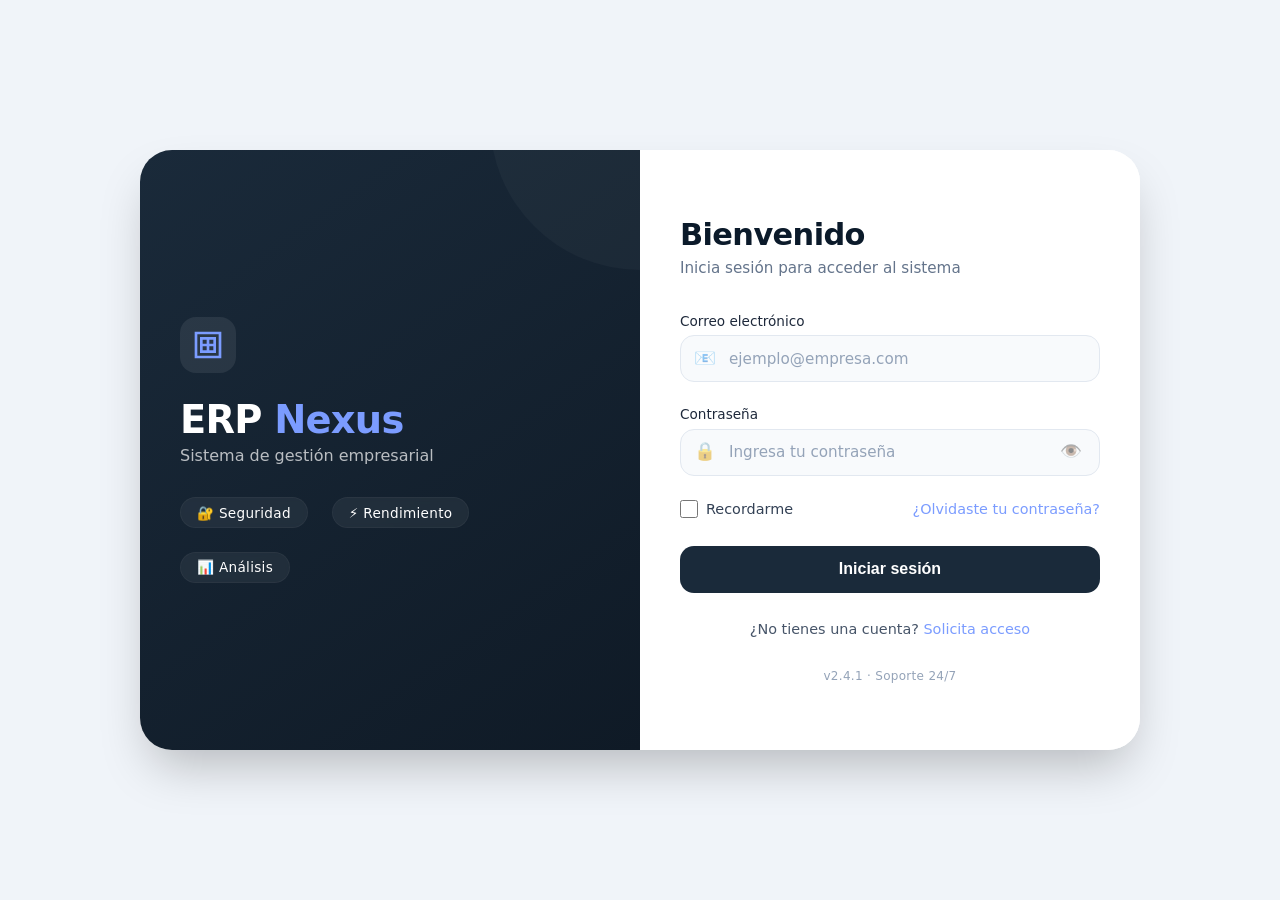
<file: public/index.html>
<!DOCTYPE html>
<html lang="es">
<head>
    <meta charset="UTF-8" />
    <meta name="viewport" content="width=device-width, initial-scale=1.0" />
    <title>ERP Nexus · Panel principal</title>
    <!-- Google Fonts (Inter) -->
    <link rel="preconnect" href="https://fonts.googleapis.com" />
    <link rel="preconnect" href="https://fonts.gstatic.com" crossorigin />
    <link href="https://fonts.googleapis.com/css2?family=Inter:opsz,wght@14..32,400;14..32,500;14..32,600;14..32,700&display=swap" rel="stylesheet" />
    <!-- Font Awesome 6 (gratis) -->
    <link rel="stylesheet" href="https://cdnjs.cloudflare.com/ajax/libs/font-awesome/6.0.0-beta3/css/all.min.css" />
    <!-- Estilos propios -->
    <link rel="stylesheet" href="styles.css" />
    <link rel="stylesheet" href="theme.css" />
</head>
<body>

    <!-- ===== SIDEBAR ===== -->
    <aside class="sidebar" id="sidebar">
        <div class="sidebar-brand">
            <div class="brand-icon">
                <i class="fas fa-cube"></i>
            </div>
            <span class="brand-name">ERP <strong>Nexus</strong></span>
        </div>

        <nav class="sidebar-nav">
            <ul>
                <li class="active">
                    <a href="index.html">
                        <i class="fas fa-chart-pie"></i>
                        <span>Dashboard</span>
                    </a>
                </li>
                <li>
                    <a href="ventas.html">
                        <i class="fas fa-shopping-cart"></i>
                        <span>Ventas</span>
                    </a>
                </li>
                <li>
                    <a href="clientes.html">
                        <i class="fas fa-users"></i>
                        <span>Clientes</span>
                    </a>
                </li>
                <li>
                    <a href="inventario.html">
                        <i class="fas fa-boxes"></i>
                        <span>Inventario</span>
                    </a>
                </li>
                <li>
                    <a href="formulas.html">
                        <i class="fas fa-flask"></i>
                        <span>Fórmulas</span>
                    </a>
                </li>
                <li>
                    <a href="proveedores.html">
                        <i class="fas fa-truck"></i>
                        <span>Proveedores</span>
                    </a>
                </li>
                <li>
                    <a href="informes.html">
                        <i class="fas fa-file-alt"></i>
                        <span>Informes</span>
                    </a>
                </li>
                <li>
                    <a href="configuracion.html">
                        <i class="fas fa-cog"></i>
                        <span>Configuración</span>
                    </a>
                </li>
                <li>
                    <a href="admin.html">
                        <i class="fas fa-user-shield"></i>
                        <span>Administración</span>
                    </a>
                </li>
                <li class="logout">
                    <a href="login.html" id="logoutBtn">
                        <i class="fas fa-sign-out-alt"></i>
                        <span>Cerrar sesión</span>
                    </a>
                </li>
            </ul>
        </nav>

        <div class="sidebar-footer">
            <small>v2.4.1</small>
        </div>
    </aside>

    <!-- ===== CONTENIDO PRINCIPAL ===== -->
    <main class="main-content">

        <!-- ===== HEADER ===== -->
        <header class="topbar">
            <div class="topbar-left">
                <button class="menu-toggle" id="menuToggle" aria-label="Abrir menú">
                    <i class="fas fa-bars"></i>
                </button>
                <div class="search-wrapper">
                    <i class="fas fa-search"></i>
                    <input type="text" placeholder="Buscar pedidos, clientes..." id="searchInput" />
                </div>
            </div>

            <div class="topbar-right">
                <button class="notif-btn" id="notifBtn" aria-label="Notificaciones">
                    <i class="fas fa-bell"></i>
                    <span class="notif-badge">3</span>
                </button>

                <div class="profile-dropdown" id="profileDropdown">
                    <button class="profile-btn" id="profileBtn">
                        <img src="https://cdn-icons-png.flaticon.com/512/10542/10542459.png" alt="Avatar" />
                        <span id="userNameDisplay">USUARIO</span>
                        <i class="fas fa-chevron-down"></i>
                    </button>
                    <div class="dropdown-menu" id="dropdownMenu">
                        <a href="configuracion.html"><i class="fas fa-user"></i> Mi perfil</a>
                        <a href="configuracion.html"><i class="fas fa-cog"></i> Ajustes</a>
                        <a href="#"><i class="fas fa-question-circle"></i> Ayuda</a>
                        <hr />
                        <a href="#" id="logoutDropdown"><i class="fas fa-sign-out-alt"></i> Cerrar sesión</a>
                    </div>
                </div>
            </div>
        </header>

        <!-- ===== DASHBOARD ===== -->
        <section class="dashboard">

            <!-- Tarjetas de KPI -->
            <div class="kpi-grid">
                <div class="kpi-card">
                    <div class="kpi-icon blue">
                        <i class="fas fa-dollar-sign"></i>
                    </div>
                    <div class="kpi-info">
                        <span class="kpi-label">Ventas totales</span>
                        <span class="kpi-value" id="kpiTotalVentas">$ 0.00</span>
                        <span class="kpi-change positive">
                            <i class="fas fa-arrow-up"></i> 0.00%
                        </span>
                    </div>
                </div>
                <div class="kpi-card">
                    <div class="kpi-icon green">
                        <i class="fas fa-shopping-bag"></i>
                    </div>
                    <div class="kpi-info">
                        <span class="kpi-label">Pedidos</span>
                        <span class="kpi-value" id="kpiTotalPedidos">0</span>
                        <span class="kpi-change positive">
                            <i class="fas fa-arrow-up"></i> 0.00%
                        </span>
                    </div>
                </div>
                <div class="kpi-card">
                    <div class="kpi-icon orange">
                        <i class="fas fa-users"></i>
                    </div>
                    <div class="kpi-info">
                        <span class="kpi-label">Clientes</span>
                        <span class="kpi-value" id="kpiTotalClientes">0</span>
                        <span class="kpi-change positive">
                            <i class="fas fa-arrow-up"></i> 0.00%
                        </span>
                    </div>
                </div>
                <div class="kpi-card">
                    <div class="kpi-icon purple">
                        <i class="fas fa-chart-line"></i>
                    </div>
                    <div class="kpi-info">
                        <span class="kpi-label">Ingresos netos</span>
                        <span class="kpi-value" id="kpiIngresosNetos">$ 0.00</span>
                        <span class="kpi-change negative">
                            <i class="fas fa-arrow-down"></i> 0.00%
                        </span>
                    </div>
                </div>
            </div>

            <!-- Gráfico + Actividades recientes -->
            <div class="charts-row">
                <!-- Gráfico de barras (simulado) -->
                <div class="chart-card">
                    <div class="card-header">
                        <h3>Ventas y compras mensuales</h3>
                        <span class="badge">Este año</span>
                    </div>
                    <div class="bar-chart" id="barChart">
                        <div class="bar-item" data-month="0">
                            <div class="bar-group">
                                <div class="bar bar-venta" style="height: 0%;"></div>
                                <div class="bar bar-compra" style="height: 0%;"></div>
                            </div>
                            <span>Ene</span>
                        </div>
                        <div class="bar-item" data-month="0">
                            <div class="bar-group">
                                <div class="bar bar-venta" style="height: 0%;"></div>
                                <div class="bar bar-compra" style="height: 0%;"></div>
                            </div>
                            <span>Feb</span>
                        </div>
                        <div class="bar-item" data-month="0">
                            <div class="bar-group">
                                <div class="bar bar-venta" style="height: 0%;"></div>
                                <div class="bar bar-compra" style="height: 0%;"></div>
                            </div>
                            <span>Mar</span>
                        </div>
                        <div class="bar-item" data-month="0">
                            <div class="bar-group">
                                <div class="bar bar-venta" style="height: 0%;"></div>
                                <div class="bar bar-compra" style="height: 0%;"></div>
                            </div>
                            <span>Abr</span>
                        </div>
                        <div class="bar-item" data-month="0">
                            <div class="bar-group">
                                <div class="bar bar-venta" style="height: 0%;"></div>
                                <div class="bar bar-compra" style="height: 0%;"></div>
                            </div>
                            <span>May</span>
                        </div>
                        <div class="bar-item" data-month="0">
                            <div class="bar-group">
                                <div class="bar bar-venta" style="height: 0%;"></div>
                                <div class="bar bar-compra" style="height: 0%;"></div>
                            </div>
                            <span>Jun</span>
                        </div>
                        <div class="bar-item" data-month="0">
                            <div class="bar-group">
                                <div class="bar bar-venta" style="height: 0%;"></div>
                                <div class="bar bar-compra" style="height: 0%;"></div>
                            </div>
                            <span>Jul</span>
                        </div>
                        <div class="bar-item" data-month="0">
                            <div class="bar-group">
                                <div class="bar bar-venta" style="height: 0%;"></div>
                                <div class="bar bar-compra" style="height: 0%;"></div>
                            </div>
                            <span>Ago</span>
                        </div>
                        <div class="bar-item" data-month="0">
                            <div class="bar-group">
                                <div class="bar bar-venta" style="height: 0%;"></div>
                                <div class="bar bar-compra" style="height: 0%;"></div>
                            </div>
                            <span>Sep</span>
                        </div>
                        <div class="bar-item" data-month="0">
                            <div class="bar-group">
                                <div class="bar bar-venta" style="height: 0%;"></div>
                                <div class="bar bar-compra" style="height: 0%;"></div>
                            </div>
                            <span>Oct</span>
                        </div>
                        <div class="bar-item" data-month="0">
                            <div class="bar-group">
                                <div class="bar bar-venta" style="height: 0%;"></div>
                                <div class="bar bar-compra" style="height: 0%;"></div>
                            </div>
                            <span>Nov</span>
                        </div>
                        <div class="bar-item" data-month="0">
                            <div class="bar-group">
                                <div class="bar bar-venta" style="height: 0%;"></div>
                                <div class="bar bar-compra" style="height: 0%;"></div>
                            </div>
                            <span>Dic</span>
                        </div>
                    </div>
                </div>

                <!-- Actividades recientes -->
                <div class="activity-card">
                    <div class="card-header">
                        <h3>Actividad reciente</h3>
                        <a href="#" class="link">Ver todo</a>
                    </div>
                    <ul class="activity-list" id="activityList">
                        <li>
                            <i class="fas fa-check-circle green"></i>
                            <div>
                                <strong>Pedido </strong> 
                                <span class="time"></span>
                            </div>
                        </li>
                        <li>
                            <i class="fas fa-user-plus blue"></i>
                            <div>
                                <strong>Nuevo cliente</strong>: 
                                <span class="time"></span>
                            </div>
                        </li>
                        <li>
                            <i class="fas fa-exclamation-triangle orange"></i>
                            <div>
                                <strong>Stock bajo</strong> 
                                <span class="time"></span>
                            </div>
                        </li>
                        <li>
                            <i class="fas fa-credit-card purple"></i>
                            <div>
                                <strong>Pago recibido</strong> 
                                <span class="time"></span>
                            </div>
                        </li>
                        <li>
                            <i class="fas fa-truck blue"></i>
                            <div>
                                <strong>Envío</strong>
                                <span class="time"></span>
                            </div>
                        </li>
                    </ul>
                </div>
            </div>

            <!-- Tabla de pedidos recientes -->
            <div class="table-card">
                <div class="card-header">
                    <h3>Pedidos recientes</h3>
                    <a href="ventas.html" class="link">Ver todos</a>
                </div>
                <div class="table-responsive">
                    <table>
                        <thead>
                            <tr>
                                <th>ID</th>
                                <th>Cliente</th>
                                <th>Producto</th>
                                <th>Fecha</th>
                                <th>Total</th>
                                <th>Estado</th>
                            </tr>
                        </thead>
                        <tbody id="recentOrdersBody">
                            <!-- generado por JS -->
                        </tbody>
                    </table>
                </div>
            </div>

        </section>

    </main>

    <!-- ===== SCRIPTS ===== -->
    <script src="theme.js"></script>
    <script src="api.js"></script>
    <script src="script.js"></script>
</body>
</html>
</file>
<file: public/styles.css>
/* ============================================
   styles.css - Estilos del Dashboard ERP
   ============================================ */

/* ----- Variables (igual) ----- */
:root {
    --primary: #1a2a3a;
    --primary-light: #2c3e50;
    --accent: #7b9cff;
    --accent-hover: #5a7fdb;
    --bg-main: #f0f4f9;
    --bg-card: #ffffff;
    --text-dark: #0b1a2a;
    --text-muted: #64748b;
    --border-color: #e2e8f0;
    --shadow: 0 10px 25px -5px rgba(0, 0, 0, 0.05), 0 8px 10px -6px rgba(0, 0, 0, 0.02);
    --radius: 16px;
    --transition: 0.3s ease;
}

/* Reset y base (igual) */
* { margin: 0; padding: 0; box-sizing: border-box; }
body {
    font-family: 'Inter', -apple-system, system-ui, sans-serif;
    background: var(--bg-main);
    color: var(--text-dark);
    display: flex;
    min-height: 100vh;
}
a { text-decoration: none; color: inherit; }
button { cursor: pointer; font-family: inherit; border: none; background: none; }

/* SIDEBAR (igual) */
.sidebar {
    width: 260px;
    background: var(--primary);
    color: #fff;
    display: flex;
    flex-direction: column;
    flex-shrink: 0;
    height: 100vh;
    position: sticky;
    top: 0;
    overflow-y: auto;
    transition: transform var(--transition);
    z-index: 100;
}
.sidebar-brand {
    padding: 1.8rem 1.5rem 1.5rem;
    display: flex;
    align-items: center;
    gap: 0.75rem;
    border-bottom: 1px solid rgba(255,255,255,0.06);
}
.brand-icon { font-size: 1.8rem; color: var(--accent); }
.brand-name { font-size: 1.25rem; font-weight: 500; letter-spacing: -0.02em; }
.brand-name strong { font-weight: 700; color: var(--accent); }

.sidebar-nav {
    flex: 1;
    padding: 1.5rem 0.75rem;
}
.sidebar-nav ul {
    list-style: none;
    display: flex;
    flex-direction: column;
    gap: 0.25rem;
}
.sidebar-nav ul li a {
    display: flex;
    align-items: center;
    gap: 0.9rem;
    padding: 0.7rem 1rem;
    border-radius: 10px;
    color: rgba(255,255,255,0.6);
    transition: background 0.2s, color 0.2s;
    font-weight: 500;
    font-size: 0.95rem;
}
.sidebar-nav ul li a i { width: 1.3rem; text-align: center; font-size: 1.1rem; }
.sidebar-nav ul li a:hover { background: rgba(255,255,255,0.06); color: #fff; }
.sidebar-nav ul li.active a {
    background: rgba(123,156,255,0.15);
    color: #fff;
    box-shadow: inset 3px 0 0 var(--accent);
}
.sidebar-nav ul li.logout {
    margin-top: auto;
    border-top: 1px solid rgba(255,255,255,0.06);
    padding-top: 0.75rem;
}
.sidebar-nav ul li.logout a { color: rgba(255,255,255,0.5); }
.sidebar-nav ul li.logout a:hover { color: #ff6b6b; background: rgba(255,107,107,0.08); }
.sidebar-footer {
    padding: 1rem 1.5rem;
    text-align: center;
    font-size: 0.7rem;
    opacity: 0.3;
    border-top: 1px solid rgba(255,255,255,0.04);
}

/* MAIN CONTENT */
.main-content {
    flex: 1;
    padding: 1.5rem 2rem 2rem;
    overflow-x: hidden;
    min-width: 0;
}

/* TOPBAR (igual) */
.topbar {
    display: flex;
    align-items: center;
    justify-content: space-between;
    padding: 0.5rem 0 1.5rem 0;
    flex-wrap: wrap;
    gap: 0.75rem;
}
.topbar-left {
    display: flex;
    align-items: center;
    gap: 1rem;
    flex: 1;
    min-width: 200px;
}
.menu-toggle {
    font-size: 1.4rem;
    color: var(--text-muted);
    display: none;
    padding: 0.3rem;
}
.menu-toggle:hover { color: var(--text-dark); }
.search-wrapper {
    display: flex;
    align-items: center;
    background: var(--bg-card);
    border-radius: 30px;
    padding: 0.4rem 1.2rem;
    border: 1px solid var(--border-color);
    transition: border 0.2s, box-shadow 0.2s;
    flex: 1;
    max-width: 400px;
}
.search-wrapper:focus-within {
    border-color: var(--accent);
    box-shadow: 0 0 0 4px rgba(123,156,255,0.12);
}
.search-wrapper i { color: var(--text-muted); font-size: 0.95rem; margin-right: 0.7rem; }
.search-wrapper input {
    border: none;
    outline: none;
    background: transparent;
    padding: 0.5rem 0;
    font-size: 0.9rem;
    width: 100%;
    font-family: inherit;
}
.search-wrapper input::placeholder { color: #94a3b8; }

.topbar-right {
    display: flex;
    align-items: center;
    gap: 1.2rem;
}
.notif-btn {
    position: relative;
    font-size: 1.3rem;
    color: var(--text-muted);
    padding: 0.3rem;
    transition: color 0.2s;
}
.notif-btn:hover { color: var(--text-dark); }
.notif-badge {
    position: absolute;
    top: -4px;
    right: -6px;
    background: #e53e3e;
    color: #fff;
    font-size: 0.6rem;
    font-weight: 700;
    width: 18px;
    height: 18px;
    border-radius: 50%;
    display: flex;
    align-items: center;
    justify-content: center;
}
.profile-dropdown { position: relative; }
.profile-btn {
    display: flex;
    align-items: center;
    gap: 0.6rem;
    padding: 0.2rem 0.8rem 0.2rem 0.4rem;
    border-radius: 30px;
    background: var(--bg-card);
    border: 1px solid var(--border-color);
    transition: border 0.2s, box-shadow 0.2s;
}
.profile-btn:hover {
    border-color: var(--accent);
    box-shadow: 0 2px 8px rgba(0,0,0,0.04);
}
.profile-btn img {
    width: 34px;
    height: 34px;
    border-radius: 50%;
    object-fit: cover;
}
.profile-btn span { font-weight: 500; font-size: 0.9rem; color: var(--text-dark); }
.profile-btn i { font-size: 0.7rem; color: var(--text-muted); }
.dropdown-menu {
    position: absolute;
    top: calc(100% + 0.6rem);
    right: 0;
    background: var(--bg-card);
    border-radius: var(--radius);
    box-shadow: 0 20px 40px -12px rgba(0,0,0,0.15);
    min-width: 200px;
    padding: 0.5rem 0;
    border: 1px solid var(--border-color);
    opacity: 0;
    visibility: hidden;
    transform: translateY(-8px);
    transition: opacity 0.25s, transform 0.25s, visibility 0.25s;
    z-index: 50;
}
.dropdown-menu.open {
    opacity: 1;
    visibility: visible;
    transform: translateY(0);
}
.dropdown-menu a {
    display: flex;
    align-items: center;
    gap: 0.8rem;
    padding: 0.6rem 1.2rem;
    color: var(--text-dark);
    font-size: 0.9rem;
    transition: background 0.15s;
}
.dropdown-menu a:hover { background: var(--bg-main); }
.dropdown-menu hr { margin: 0.3rem 0; border: none; border-top: 1px solid var(--border-color); }
.dropdown-menu a i { width: 1.2rem; color: var(--text-muted); }

/* DASHBOARD */
.dashboard {
    display: flex;
    flex-direction: column;
    gap: 1.8rem;
}

/* KPI Cards (igual) */
.kpi-grid {
    display: grid;
    grid-template-columns: repeat(auto-fit, minmax(210px, 1fr));
    gap: 1.2rem;
}
.kpi-card {
    background: var(--bg-card);
    border-radius: var(--radius);
    padding: 1.5rem 1.5rem 1.3rem;
    box-shadow: var(--shadow);
    display: flex;
    align-items: center;
    gap: 1.2rem;
    transition: transform 0.2s, box-shadow 0.2s;
}
.kpi-card:hover {
    transform: translateY(-3px);
    box-shadow: 0 16px 30px -8px rgba(0,0,0,0.08);
}
.kpi-icon {
    width: 52px;
    height: 52px;
    border-radius: 14px;
    display: flex;
    align-items: center;
    justify-content: center;
    font-size: 1.5rem;
    color: #fff;
    flex-shrink: 0;
}
.kpi-icon.blue { background: #7b9cff; }
.kpi-icon.green { background: #38a169; }
.kpi-icon.orange { background: #ed8936; }
.kpi-icon.purple { background: #805ad5; }
.kpi-info { flex: 1; }
.kpi-label { font-size: 0.8rem; text-transform: uppercase; letter-spacing: 0.4px; color: var(--text-muted); font-weight: 600; }
.kpi-value { display: block; font-size: 1.6rem; font-weight: 700; margin: 0.1rem 0 0.2rem; }
.kpi-change { font-size: 0.75rem; font-weight: 600; display: inline-flex; align-items: center; gap: 0.25rem; }
.kpi-change.positive { color: #38a169; }
.kpi-change.negative { color: #e53e3e; }

/* Charts Row */
.charts-row {
    display: grid;
    grid-template-columns: 2fr 1fr;
    gap: 1.5rem;
}
.chart-card, .activity-card, .table-card {
    background: var(--bg-card);
    border-radius: var(--radius);
    padding: 1.5rem;
    box-shadow: var(--shadow);
}
.card-header {
    display: flex;
    align-items: center;
    justify-content: space-between;
    margin-bottom: 1.2rem;
}
.card-header h3 { font-size: 1.05rem; font-weight: 600; }
.card-header .badge {
    background: var(--bg-main);
    padding: 0.2rem 0.8rem;
    border-radius: 30px;
    font-size: 0.7rem;
    font-weight: 600;
    color: var(--text-muted);
}
.card-header .link { font-size: 0.85rem; color: var(--accent); font-weight: 500; }
.card-header .link:hover { color: var(--accent-hover); text-decoration: underline; }

/* ----- GRÁFICO DE DOBLE BARRA ----- */
.bar-chart {
    display: flex;
    justify-content: space-around;
    align-items: flex-end;
    height: 200px;
    gap: 0.3rem;
    padding-top: 0.5rem;
}
.bar-item {
    display: flex;
    flex-direction: column;
    align-items: center;
    flex: 1;
    height: 100%;
}
.bar-group {
    display: flex;
    justify-content: center;
    align-items: flex-end;
    gap: 3px;
    height: 180px;
    width: 100%;
}
.bar {
    width: 16px;
    min-height: 4px;
    border-radius: 4px 4px 0 0;
    transition: height 0.6s ease;
}
.bar-venta {
    background: var(--accent);
}
.bar-compra {
    background: #38a169;
}
.bar-item span {
    font-size: 0.6rem;
    color: var(--text-muted);
    font-weight: 500;
    margin-top: 4px;
}

/* Activity list (igual) */
.activity-list {
    list-style: none;
    display: flex;
    flex-direction: column;
    gap: 1rem;
}
.activity-list li {
    display: flex;
    align-items: flex-start;
    gap: 0.8rem;
    font-size: 0.9rem;
    line-height: 1.4;
}
.activity-list li i {
    font-size: 1.1rem;
    margin-top: 0.1rem;
    width: 1.4rem;
    text-align: center;
}
.activity-list li .green { color: #38a169; }
.activity-list li .blue { color: var(--accent); }
.activity-list li .orange { color: #ed8936; }
.activity-list li .purple { color: #805ad5; }
.activity-list li div { flex: 1; }
.activity-list li .time { display: block; font-size: 0.7rem; color: var(--text-muted); margin-top: 0.1rem; }

/* Tabla (igual) */
.table-card { padding: 1.5rem; }
.table-responsive { overflow-x: auto; }
table {
    width: 100%;
    border-collapse: collapse;
    font-size: 0.9rem;
}
thead { background: var(--bg-main); border-radius: 8px; }
th {
    text-align: left;
    padding: 0.7rem 0.8rem;
    font-weight: 600;
    color: var(--text-muted);
    font-size: 0.75rem;
    text-transform: uppercase;
    letter-spacing: 0.3px;
}
td {
    padding: 0.7rem 0.8rem;
    border-bottom: 1px solid var(--border-color);
}
tr:last-child td { border-bottom: none; }
.status {
    display: inline-block;
    padding: 0.2rem 0.7rem;
    border-radius: 30px;
    font-size: 0.7rem;
    font-weight: 600;
}
.status.completed { background: #c6f6d5; color: #276749; }
.status.pending { background: #fefcbf; color: #975a16; }
.status.shipped { background: #bee3f8; color: #2a69ac; }
.status.cancelled { background: #fed7d7; color: #9b2c2c; }

/* Responsive (igual) */
@media (max-width: 1024px) { .charts-row { grid-template-columns: 1fr; } }
@media (max-width: 768px) {
    .sidebar {
        position: fixed;
        transform: translateX(-100%);
        width: 280px;
        height: 100vh;
        top: 0;
        left: 0;
        box-shadow: 4px 0 20px rgba(0,0,0,0.1);
    }
    .sidebar.open { transform: translateX(0); }
    .menu-toggle { display: block; }
    .main-content { padding: 1rem; }
    .topbar { padding-bottom: 1rem; }
    .search-wrapper { max-width: 100%; }
    .profile-btn span { display: none; }
    .kpi-grid { grid-template-columns: 1fr 1fr; }
    .kpi-card { padding: 1rem; }
    .kpi-value { font-size: 1.3rem; }
}
@media (max-width: 480px) {
    .kpi-grid { grid-template-columns: 1fr; }
    .topbar-left { flex: 1 1 100%; }
    .topbar-right { width: 100%; justify-content: flex-end; }
    .bar-chart { height: 120px; }
    .bar { width: 12px; }
}
.sidebar-overlay {
    display: none;
    position: fixed;
    inset: 0;
    background: rgba(0,0,0,0.3);
    z-index: 90;
}
.sidebar-overlay.active { display: block; }
</file>
<file: public/theme.css>
/* ============================================
   styles.css - Estilos del Dashboard y globales
   ============================================ */

/* ----- Variables (igual que antes, pero con soporte para temas) ----- */
:root {
    --primary: #1a2a3a;
    --primary-light: #2c3e50;
    --accent: #7b9cff;
    --accent-hover: #5a7fdb;
    --bg-main: #f0f4f9;
    --bg-card: #ffffff;
    --text-dark: #0b1a2a;
    --text-muted: #64748b;
    --border-color: #e2e8f0;
    --shadow: 0 10px 25px -5px rgba(0, 0, 0, 0.05), 0 8px 10px -6px rgba(0, 0, 0, 0.02);
    --radius: 16px;
    --transition: 0.3s ease;
}

/* ----- Reset y base ----- */
* {
    margin: 0;
    padding: 0;
    box-sizing: border-box;
}

body {
    font-family: 'Inter', -apple-system, system-ui, sans-serif;
    background: var(--bg-main);
    color: var(--text-dark);
    display: flex;
    min-height: 100vh;
    transition: background 0.3s ease, color 0.3s ease;
}

/* ============================================
   TEMA OSCURO (aplicado a html.theme-oscuro)
   ============================================ */
html.theme-oscuro {
    --primary: #1a2a3a;
    --primary-light: #2c3e50;
    --accent: #7b9cff;
    --accent-hover: #5a7fdb;
    --bg-main: #0d1117;
    --bg-card: #161b22;
    --text-dark: #e6edf3;
    --text-muted: #8b949e;
    --border-color: #30363d;
    --shadow: 0 10px 25px -5px rgba(0, 0, 0, 0.3), 0 8px 10px -6px rgba(0, 0, 0, 0.2);
}

html.theme-oscuro body {
    background: var(--bg-main);
    color: var(--text-dark);
}

html.theme-oscuro .sidebar {
    background: #0d1117;
    border-right: 1px solid var(--border-color);
}

html.theme-oscuro .sidebar-brand {
    border-bottom-color: var(--border-color);
}

html.theme-oscuro .sidebar-nav ul li a {
    color: rgba(255, 255, 255, 0.6);
}
html.theme-oscuro .sidebar-nav ul li a:hover {
    background: rgba(255, 255, 255, 0.06);
    color: #fff;
}
html.theme-oscuro .sidebar-nav ul li.active a {
    background: rgba(123, 156, 255, 0.15);
    color: #fff;
}

html.theme-oscuro .sidebar-footer {
    border-top-color: var(--border-color);
}

html.theme-oscuro .kpi-card,
html.theme-oscuro .summary-card,
html.theme-oscuro .table-card,
html.theme-oscuro .chart-card,
html.theme-oscuro .activity-card,
html.theme-oscuro .config-card {
    background: var(--bg-card);
    box-shadow: var(--shadow);
}

html.theme-oscuro .search-wrapper {
    background: var(--bg-card);
    border-color: var(--border-color);
}
html.theme-oscuro .search-wrapper input {
    color: var(--text-dark);
}
html.theme-oscuro .search-wrapper input::placeholder {
    color: var(--text-muted);
}

html.theme-oscuro .topbar {
    border-bottom: 1px solid var(--border-color);
}

html.theme-oscuro .profile-btn {
    background: var(--bg-card);
    border-color: var(--border-color);
}
html.theme-oscuro .profile-btn span {
    color: var(--text-dark);
}

html.theme-oscuro .dropdown-menu {
    background: var(--bg-card);
    border-color: var(--border-color);
}
html.theme-oscuro .dropdown-menu a {
    color: var(--text-dark);
}
html.theme-oscuro .dropdown-menu a:hover {
    background: var(--bg-main);
}

html.theme-oscuro .status-badge.status-activo {
    background: #1a4a2a;
    color: #7ee08a;
}
html.theme-oscuro .status-badge.status-inactivo {
    background: #4a1a1a;
    color: #f08a8a;
}
html.theme-oscuro .status-badge.status-pendiente {
    background: #4a3a1a;
    color: #f0d08a;
}
html.theme-oscuro .status-badge.status-completado {
    background: #1a3a2a;
    color: #7ee08a;
}
html.theme-oscuro .status-badge.status-enviado {
    background: #1a2a4a;
    color: #8ab0f0;
}
html.theme-oscuro .status-badge.status-cancelado {
    background: #3a1a1a;
    color: #f08a8a;
}
html.theme-oscuro .status-badge.status-bajo {
    background: #3a1a1a;
    color: #f08a8a;
}
html.theme-oscuro .status-badge.status-normal {
    background: #1a3a2a;
    color: #7ee08a;
}
html.theme-oscuro .status-badge.status-exceso {
    background: #1a2a4a;
    color: #8ab0f0;
}

html.theme-oscuro .modal {
    background: var(--bg-card);
}
html.theme-oscuro .modal-overlay {
    background: rgba(0, 0, 0, 0.7);
}

html.theme-oscuro .filter-bar {
    background: var(--bg-card);
}

html.theme-oscuro .form-group input,
html.theme-oscuro .form-group select {
    background: var(--bg-main);
    border-color: var(--border-color);
    color: var(--text-dark);
}
html.theme-oscuro .form-group input:focus,
html.theme-oscuro .form-group select:focus {
    border-color: var(--accent);
    box-shadow: 0 0 0 4px rgba(123, 156, 255, 0.12);
}

html.theme-oscuro .btn-primary {
    background: var(--primary-light);
}
html.theme-oscuro .btn-primary:hover {
    background: var(--primary);
}

html.theme-oscuro .btn-outline {
    border-color: var(--border-color);
    color: var(--text-muted);
}
html.theme-oscuro .btn-outline:hover {
    background: var(--bg-main);
    border-color: var(--text-muted);
}

html.theme-oscuro .tabs {
    background: var(--bg-card);
}
html.theme-oscuro .tab-btn {
    color: var(--text-muted);
}
html.theme-oscuro .tab-btn:hover {
    background: var(--bg-main);
    color: var(--text-dark);
}
html.theme-oscuro .tab-btn.active {
    background: var(--primary);
    color: #fff;
}

html.theme-oscuro .bar-track {
    background: var(--bg-main);
}
html.theme-oscuro .bar-fill {
    background: var(--accent);
}
html.theme-oscuro .bar-fill.orange {
    background: #e08a3a;
}
html.theme-oscuro .bar-fill.green {
    background: #3ae08a;
}
html.theme-oscuro .bar-fill.purple {
    background: #a08ae0;
}
html.theme-oscuro .bar-fill.pink {
    background: #e08ac8;
}
html.theme-oscuro .bar-fill.teal {
    background: #3ae0d0;
}

html.theme-oscuro .action-btn {
    color: var(--text-muted);
}
html.theme-oscuro .action-btn:hover {
    color: var(--text-dark);
}

html.theme-oscuro .flow-step {
    background: var(--bg-main);
}

html.theme-oscuro .perm-tag {
    background: var(--bg-main);
    color: var(--text-muted);
}
html.theme-oscuro .perm-tag.admin {
    background: #4a3a1a;
    color: #f0d08a;
}

html.theme-oscuro .error-message {
    color: #f08a8a;
}

html.theme-oscuro .sidebar-overlay {
    background: rgba(0, 0, 0, 0.5);
}

/* ============================================
   TEMA CLARO (por defecto, sin clase adicional)
   ============================================ */
html.theme-claro body {
    background: #f0f4f9;
    color: #0b1a2a;
}

/* Los estilos claros ya están definidos por defecto en las variables originales */
/* El cambio de tema se gestiona con las clases .theme-oscuro */

/* ============================================
   RESTO DE ESTILOS (Dashboard, KPI, etc.)
   ============================================ */
/* (Aquí mantienes todos los estilos existentes de tu dashboard) */

/* Ejemplo: KPI Cards */
.kpi-grid {
    display: grid;
    grid-template-columns: repeat(auto-fit, minmax(210px, 1fr));
    gap: 1.2rem;
}
.kpi-card {
    background: var(--bg-card);
    border-radius: var(--radius);
    padding: 1.5rem 1.5rem 1.3rem;
    box-shadow: var(--shadow);
    display: flex;
    align-items: center;
    gap: 1.2rem;
    transition: transform 0.2s, box-shadow 0.2s, background 0.3s;
}
.kpi-card:hover {
    transform: translateY(-3px);
    box-shadow: 0 16px 30px -8px rgba(0,0,0,0.08);
}
.kpi-icon {
    width: 52px;
    height: 52px;
    border-radius: 14px;
    display: flex;
    align-items: center;
    justify-content: center;
    font-size: 1.5rem;
    color: #fff;
    flex-shrink: 0;
}
.kpi-icon.blue { background: #7b9cff; }
.kpi-icon.green { background: #38a169; }
.kpi-icon.orange { background: #ed8936; }
.kpi-icon.purple { background: #805ad5; }
.kpi-info { flex: 1; }
.kpi-label {
    font-size: 0.8rem;
    text-transform: uppercase;
    letter-spacing: 0.4px;
    color: var(--text-muted);
    font-weight: 600;
}
.kpi-value {
    display: block;
    font-size: 1.6rem;
    font-weight: 700;
    margin: 0.1rem 0 0.2rem;
    color: var(--text-dark);
}
.kpi-change {
    font-size: 0.75rem;
    font-weight: 600;
    display: inline-flex;
    align-items: center;
    gap: 0.25rem;
}
.kpi-change.positive { color: #38a169; }
.kpi-change.negative { color: #e53e3e; }

/* Charts Row */
.charts-row {
    display: grid;
    grid-template-columns: 2fr 1fr;
    gap: 1.5rem;
}

/* Bar chart */
.bar-chart {
    display: flex;
    justify-content: space-around;
    align-items: flex-end;
    height: 200px;
    gap: 0.3rem;
    padding-top: 0.5rem;
}
.bar-item {
    display: flex;
    flex-direction: column;
    align-items: center;
    flex: 1;
    height: 100%;
}
.bar-group {
    display: flex;
    justify-content: center;
    align-items: flex-end;
    gap: 3px;
    height: 180px;
    width: 100%;
}
.bar {
    width: 16px;
    min-height: 4px;
    border-radius: 4px 4px 0 0;
    transition: height 0.6s ease;
}
.bar-venta { background: var(--accent); }
.bar-compra { background: #38a169; }
.bar-item span {
    font-size: 0.6rem;
    color: var(--text-muted);
    font-weight: 500;
    margin-top: 4px;
}

/* Activity list */
.activity-list {
    list-style: none;
    display: flex;
    flex-direction: column;
    gap: 1rem;
}
.activity-list li {
    display: flex;
    align-items: flex-start;
    gap: 0.8rem;
    font-size: 0.9rem;
    line-height: 1.4;
}
.activity-list li i {
    font-size: 1.1rem;
    margin-top: 0.1rem;
    width: 1.4rem;
    text-align: center;
}
.activity-list li .green { color: #38a169; }
.activity-list li .blue { color: var(--accent); }
.activity-list li .orange { color: #ed8936; }
.activity-list li .purple { color: #805ad5; }
.activity-list li div { flex: 1; }
.activity-list li .time {
    display: block;
    font-size: 0.7rem;
    color: var(--text-muted);
    margin-top: 0.1rem;
}

/* Tablas */
.table-responsive { overflow-x: auto; }
table {
    width: 100%;
    border-collapse: collapse;
    font-size: 0.9rem;
}
thead { background: var(--bg-main); border-radius: 8px; }
th {
    text-align: left;
    padding: 0.7rem 0.8rem;
    font-weight: 600;
    color: var(--text-muted);
    font-size: 0.75rem;
    text-transform: uppercase;
    letter-spacing: 0.3px;
}
td {
    padding: 0.7rem 0.8rem;
    border-bottom: 1px solid var(--border-color);
}
tr:last-child td { border-bottom: none; }

/* Status badges (genéricos) */
.status-badge {
    display: inline-block;
    padding: 0.2rem 0.7rem;
    border-radius: 30px;
    font-size: 0.7rem;
    font-weight: 600;
}

/* Overlay para móvil */
.sidebar-overlay {
    display: none;
    position: fixed;
    inset: 0;
    background: rgba(0, 0, 0, 0.3);
    z-index: 90;
}
.sidebar-overlay.active { display: block; }

/* Responsive */
@media (max-width: 1024px) { .charts-row { grid-template-columns: 1fr; } }
@media (max-width: 768px) {
    .sidebar {
        position: fixed;
        transform: translateX(-100%);
        width: 280px;
        height: 100vh;
        top: 0;
        left: 0;
        box-shadow: 4px 0 20px rgba(0,0,0,0.1);
    }
    .sidebar.open { transform: translateX(0); }
    .menu-toggle { display: block; }
    .main-content { padding: 1rem; }
    .topbar { padding-bottom: 1rem; }
    .search-wrapper { max-width: 100%; }
    .profile-btn span { display: none; }
    .kpi-grid { grid-template-columns: 1fr 1fr; }
    .kpi-card { padding: 1rem; }
    .kpi-value { font-size: 1.3rem; }
}
@media (max-width: 480px) {
    .kpi-grid { grid-template-columns: 1fr; }
    .topbar-left { flex: 1 1 100%; }
    .topbar-right { width: 100%; justify-content: flex-end; }
    .bar-chart { height: 120px; }
    .bar { width: 12px; }
}
</file>
<file: public/admin.css>
/* ============================================
   admin.css - Estilos del módulo Administración
   ============================================ */

:root {
    --primary: #1a2a3a;
    --primary-light: #2c3e50;
    --accent: #7b9cff;
    --accent-hover: #5a7fdb;
    --bg-main: #f0f4f9;
    --bg-card: #ffffff;
    --text-dark: #0b1a2a;
    --text-muted: #64748b;
    --border-color: #e2e8f0;
    --shadow: 0 10px 25px -5px rgba(0, 0, 0, 0.05), 0 8px 10px -6px rgba(0, 0, 0, 0.02);
    --radius: 16px;
    --transition: 0.3s ease;
}

* {
    margin: 0;
    padding: 0;
    box-sizing: border-box;
}

body {
    font-family: 'Inter', -apple-system, system-ui, sans-serif;
    background: var(--bg-main);
    color: var(--text-dark);
    display: flex;
    min-height: 100vh;
}

a {
    text-decoration: none;
    color: inherit;
}
button {
    cursor: pointer;
    font-family: inherit;
    border: none;
    background: none;
}

/* ===== SIDEBAR ===== */
.sidebar {
    width: 260px;
    background: var(--primary);
    color: #fff;
    display: flex;
    flex-direction: column;
    flex-shrink: 0;
    height: 100vh;
    position: sticky;
    top: 0;
    overflow-y: auto;
    transition: transform var(--transition);
    z-index: 100;
}

.sidebar-brand {
    padding: 1.8rem 1.5rem 1.5rem;
    display: flex;
    align-items: center;
    gap: 0.75rem;
    border-bottom: 1px solid rgba(255, 255, 255, 0.06);
}
.brand-icon {
    font-size: 1.8rem;
    color: var(--accent);
}
.brand-name {
    font-size: 1.25rem;
    font-weight: 500;
    letter-spacing: -0.02em;
}
.brand-name strong {
    font-weight: 700;
    color: var(--accent);
}

.sidebar-nav {
    flex: 1;
    padding: 1.5rem 0.75rem;
}
.sidebar-nav ul {
    list-style: none;
    display: flex;
    flex-direction: column;
    gap: 0.25rem;
}
.sidebar-nav ul li a {
    display: flex;
    align-items: center;
    gap: 0.9rem;
    padding: 0.7rem 1rem;
    border-radius: 10px;
    color: rgba(255, 255, 255, 0.6);
    transition: background 0.2s, color 0.2s;
    font-weight: 500;
    font-size: 0.95rem;
}
.sidebar-nav ul li a i {
    width: 1.3rem;
    text-align: center;
    font-size: 1.1rem;
}
.sidebar-nav ul li a:hover {
    background: rgba(255, 255, 255, 0.06);
    color: #fff;
}
.sidebar-nav ul li.active a {
    background: rgba(123, 156, 255, 0.15);
    color: #fff;
    box-shadow: inset 3px 0 0 var(--accent);
}
.sidebar-nav ul li.logout {
    margin-top: auto;
    border-top: 1px solid rgba(255, 255, 255, 0.06);
    padding-top: 0.75rem;
}
.sidebar-nav ul li.logout a {
    color: rgba(255, 255, 255, 0.5);
}
.sidebar-nav ul li.logout a:hover {
    color: #ff6b6b;
    background: rgba(255, 107, 107, 0.08);
}
.sidebar-footer {
    padding: 1rem 1.5rem;
    text-align: center;
    font-size: 0.7rem;
    opacity: 0.3;
    border-top: 1px solid rgba(255, 255, 255, 0.04);
}

/* ===== MAIN CONTENT ===== */
.main-content {
    flex: 1;
    padding: 1.5rem 2rem 2rem;
    overflow-x: hidden;
    min-width: 0;
}

/* ===== TOPBAR ===== */
.topbar {
    display: flex;
    align-items: center;
    justify-content: space-between;
    padding: 0.5rem 0 1.5rem 0;
    flex-wrap: wrap;
    gap: 0.75rem;
}
.topbar-left {
    display: flex;
    align-items: center;
    gap: 1rem;
    flex: 1;
    min-width: 200px;
}
.menu-toggle {
    font-size: 1.4rem;
    color: var(--text-muted);
    display: none;
    padding: 0.3rem;
}
.menu-toggle:hover {
    color: var(--text-dark);
}
.search-wrapper {
    display: flex;
    align-items: center;
    background: var(--bg-card);
    border-radius: 30px;
    padding: 0.4rem 1.2rem;
    border: 1px solid var(--border-color);
    transition: border 0.2s, box-shadow 0.2s;
    flex: 1;
    max-width: 400px;
}
.search-wrapper:focus-within {
    border-color: var(--accent);
    box-shadow: 0 0 0 4px rgba(123, 156, 255, 0.12);
}
.search-wrapper i {
    color: var(--text-muted);
    font-size: 0.95rem;
    margin-right: 0.7rem;
}
.search-wrapper input {
    border: none;
    outline: none;
    background: transparent;
    padding: 0.5rem 0;
    font-size: 0.9rem;
    width: 100%;
    font-family: inherit;
}
.search-wrapper input::placeholder {
    color: #94a3b8;
}

.topbar-right {
    display: flex;
    align-items: center;
    gap: 1.2rem;
}
.notif-btn {
    position: relative;
    font-size: 1.3rem;
    color: var(--text-muted);
    padding: 0.3rem;
    transition: color 0.2s;
}
.notif-btn:hover {
    color: var(--text-dark);
}
.notif-badge {
    position: absolute;
    top: -4px;
    right: -6px;
    background: #e53e3e;
    color: #fff;
    font-size: 0.6rem;
    font-weight: 700;
    width: 18px;
    height: 18px;
    border-radius: 50%;
    display: flex;
    align-items: center;
    justify-content: center;
}
.profile-dropdown {
    position: relative;
}
.profile-btn {
    display: flex;
    align-items: center;
    gap: 0.6rem;
    padding: 0.2rem 0.8rem 0.2rem 0.4rem;
    border-radius: 30px;
    background: var(--bg-card);
    border: 1px solid var(--border-color);
    transition: border 0.2s, box-shadow 0.2s;
}
.profile-btn:hover {
    border-color: var(--accent);
    box-shadow: 0 2px 8px rgba(0, 0, 0, 0.04);
}
.profile-btn img {
    width: 34px;
    height: 34px;
    border-radius: 50%;
    object-fit: cover;
}
.profile-btn span {
    font-weight: 500;
    font-size: 0.9rem;
    color: var(--text-dark);
}
.profile-btn i {
    font-size: 0.7rem;
    color: var(--text-muted);
}
.dropdown-menu {
    position: absolute;
    top: calc(100% + 0.6rem);
    right: 0;
    background: var(--bg-card);
    border-radius: var(--radius);
    box-shadow: 0 20px 40px -12px rgba(0, 0, 0, 0.15);
    min-width: 200px;
    padding: 0.5rem 0;
    border: 1px solid var(--border-color);
    opacity: 0;
    visibility: hidden;
    transform: translateY(-8px);
    transition: opacity 0.25s, transform 0.25s, visibility 0.25s;
    z-index: 50;
}
.dropdown-menu.open {
    opacity: 1;
    visibility: visible;
    transform: translateY(0);
}
.dropdown-menu a {
    display: flex;
    align-items: center;
    gap: 0.8rem;
    padding: 0.6rem 1.2rem;
    color: var(--text-dark);
    font-size: 0.9rem;
    transition: background 0.15s;
}
.dropdown-menu a:hover {
    background: var(--bg-main);
}
.dropdown-menu hr {
    margin: 0.3rem 0;
    border: none;
    border-top: 1px solid var(--border-color);
}
.dropdown-menu a i {
    width: 1.2rem;
    color: var(--text-muted);
}

/* ===== PÁGINA ADMIN ===== */
.admin-page {
    display: flex;
    flex-direction: column;
    gap: 1.5rem;
}

/* ----- Encabezado ----- */
.page-header {
    display: flex;
    align-items: center;
    justify-content: space-between;
    flex-wrap: wrap;
    gap: 1rem;
}
.page-header h2 {
    font-size: 1.6rem;
    font-weight: 600;
    display: flex;
    align-items: center;
    gap: 0.6rem;
}
.page-header h2 i {
    color: var(--accent);
}
.btn-primary {
    background: var(--primary);
    color: #fff;
    padding: 0.5rem 1.2rem;
    border-radius: 30px;
    font-weight: 500;
    font-size: 0.9rem;
    display: inline-flex;
    align-items: center;
    gap: 0.5rem;
    transition: background 0.2s, transform 0.1s;
}
.btn-primary:hover {
    background: var(--primary-light);
    transform: translateY(-1px);
}

/* ----- Summary Cards ----- */
.summary-cards {
    display: grid;
    grid-template-columns: repeat(auto-fit, minmax(180px, 1fr));
    gap: 1.2rem;
}
.summary-card {
    background: var(--bg-card);
    padding: 1.2rem 1.5rem;
    border-radius: var(--radius);
    box-shadow: var(--shadow);
    display: flex;
    align-items: center;
    gap: 1.2rem;
    transition: transform 0.2s;
}
.summary-card:hover {
    transform: translateY(-3px);
}
.summary-icon {
    width: 48px;
    height: 48px;
    border-radius: 12px;
    display: flex;
    align-items: center;
    justify-content: center;
    font-size: 1.3rem;
    color: #fff;
    flex-shrink: 0;
}
.summary-icon.blue {
    background: var(--accent);
}
.summary-icon.green {
    background: #38a169;
}
.summary-icon.orange {
    background: #ed8936;
}
.summary-icon.purple {
    background: #805ad5;
}
.summary-label {
    display: block;
    font-size: 0.7rem;
    text-transform: uppercase;
    letter-spacing: 0.4px;
    color: var(--text-muted);
    font-weight: 600;
}
.summary-value {
    font-size: 1.5rem;
    font-weight: 700;
}

/* ----- Tabla ----- */
.table-card {
    background: var(--bg-card);
    border-radius: var(--radius);
    padding: 1.5rem;
    box-shadow: var(--shadow);
}
.card-header {
    display: flex;
    align-items: center;
    justify-content: space-between;
    margin-bottom: 1.2rem;
}
.card-header h3 {
    font-size: 1.05rem;
    font-weight: 600;
}
.card-header .badge {
    background: var(--bg-main);
    padding: 0.2rem 0.8rem;
    border-radius: 30px;
    font-size: 0.7rem;
    font-weight: 600;
    color: var(--text-muted);
}
.table-responsive {
    overflow-x: auto;
}
table {
    width: 100%;
    border-collapse: collapse;
    font-size: 0.9rem;
}
thead {
    background: var(--bg-main);
    border-radius: 8px;
}
th {
    text-align: left;
    padding: 0.7rem 0.8rem;
    font-weight: 600;
    color: var(--text-muted);
    font-size: 0.75rem;
    text-transform: uppercase;
    letter-spacing: 0.3px;
}
td {
    padding: 0.7rem 0.8rem;
    border-bottom: 1px solid var(--border-color);
}
tr:last-child td {
    border-bottom: none;
}

/* Estados en tabla */
.status-badge {
    display: inline-block;
    padding: 0.2rem 0.7rem;
    border-radius: 30px;
    font-size: 0.7rem;
    font-weight: 600;
}
.status-activo {
    background: #c6f6d5;
    color: #276749;
}
.status-inactivo {
    background: #fed7d7;
    color: #9b2c2c;
}

/* Permisos en tabla (etiquetas pequeñas) */
.perm-tag {
    display: inline-block;
    background: var(--bg-main);
    padding: 0.1rem 0.5rem;
    border-radius: 12px;
    font-size: 0.65rem;
    font-weight: 500;
    color: var(--text-muted);
    margin: 0.1rem;
}
.perm-tag.admin {
    background: #fefcbf;
    color: #975a16;
}

/* Acciones */
.action-btn {
    background: transparent;
    border: none;
    padding: 0.2rem 0.5rem;
    font-size: 0.9rem;
    color: var(--text-muted);
    transition: color 0.2s, transform 0.1s;
}
.action-btn:hover {
    color: var(--text-dark);
    transform: scale(1.1);
}
.action-btn.edit:hover {
    color: var(--accent);
}
.action-btn.delete:hover {
    color: #e53e3e;
}

/* ===== MODAL ===== */
.modal-overlay {
    position: fixed;
    inset: 0;
    background: rgba(0, 0, 0, 0.4);
    backdrop-filter: blur(4px);
    display: none;
    align-items: center;
    justify-content: center;
    z-index: 200;
    padding: 1rem;
}
.modal-overlay.open {
    display: flex;
}
.modal {
    background: var(--bg-card);
    border-radius: var(--radius);
    max-width: 700px;
    width: 100%;
    max-height: 90vh;
    overflow-y: auto;
    box-shadow: 0 30px 60px -12px rgba(0, 0, 0, 0.3);
    padding: 1.5rem 2rem 2rem;
}
.modal-large {
    max-width: 750px;
}
.modal-header {
    display: flex;
    align-items: center;
    justify-content: space-between;
    margin-bottom: 1.5rem;
}
.modal-header h3 {
    font-size: 1.3rem;
    font-weight: 600;
}
.modal-close {
    font-size: 1.3rem;
    color: var(--text-muted);
    transition: color 0.2s, transform 0.2s;
}
.modal-close:hover {
    color: var(--text-dark);
    transform: rotate(90deg);
}

/* Formulario */
.form-row {
    display: grid;
    grid-template-columns: 1fr 1fr;
    gap: 1.2rem;
}
.form-group {
    margin-bottom: 1.2rem;
}
.form-group label {
    display: block;
    font-size: 0.85rem;
    font-weight: 500;
    margin-bottom: 0.3rem;
    color: var(--text-dark);
}
.form-group input,
.form-group select {
    width: 100%;
    padding: 0.6rem 0.8rem;
    border: 1px solid var(--border-color);
    border-radius: 10px;
    font-size: 0.9rem;
    font-family: inherit;
    background: #fafafa;
    transition: border 0.2s, box-shadow 0.2s;
}
.form-group input:focus,
.form-group select:focus {
    border-color: var(--accent);
    box-shadow: 0 0 0 4px rgba(123, 156, 255, 0.12);
    outline: none;
}
.form-group small {
    display: block;
    font-size: 0.7rem;
    color: var(--text-muted);
    margin-top: 0.2rem;
}

/* Radio group */
.radio-group {
    display: flex;
    gap: 1.5rem;
    align-items: center;
}
.radio-group label {
    display: flex;
    align-items: center;
    gap: 0.4rem;
    font-weight: 400;
    cursor: pointer;
}
.radio-group input[type="radio"] {
    width: auto;
    accent-color: var(--accent);
}

/* Permisos en cuadrícula */
.permissions-grid {
    display: grid;
    grid-template-columns: repeat(auto-fill, minmax(140px, 1fr));
    gap: 0.6rem;
    background: var(--bg-main);
    padding: 0.8rem;
    border-radius: 10px;
}
.permissions-grid label {
    display: flex;
    align-items: center;
    gap: 0.4rem;
    font-weight: 400;
    font-size: 0.9rem;
    cursor: pointer;
}
.permissions-grid input[type="checkbox"] {
    width: 1rem;
    height: 1rem;
    accent-color: var(--accent);
    cursor: pointer;
}

.form-actions {
    display: flex;
    justify-content: flex-end;
    gap: 0.8rem;
    margin-top: 1.5rem;
}
.btn-cancel {
    background: transparent;
    border: 1px solid var(--border-color);
    padding: 0.5rem 1.5rem;
    border-radius: 30px;
    font-weight: 500;
    transition: background 0.2s;
}
.btn-cancel:hover {
    background: var(--bg-main);
}

/* ===== RESPONSIVE ===== */
@media (max-width: 768px) {
    .sidebar {
        position: fixed;
        transform: translateX(-100%);
        width: 280px;
        height: 100vh;
        top: 0;
        left: 0;
        box-shadow: 4px 0 20px rgba(0, 0, 0, 0.1);
    }
    .sidebar.open {
        transform: translateX(0);
    }
    .menu-toggle {
        display: block;
    }
    .main-content {
        padding: 1rem;
    }
    .summary-cards {
        grid-template-columns: 1fr 1fr;
    }
    .page-header {
        flex-direction: column;
        align-items: flex-start;
    }
    .form-row {
        grid-template-columns: 1fr;
    }
    .modal {
        padding: 1rem;
    }
    .permissions-grid {
        grid-template-columns: 1fr 1fr;
    }
}

@media (max-width: 480px) {
    .summary-cards {
        grid-template-columns: 1fr;
    }
    table {
        font-size: 0.8rem;
    }
    th,
    td {
        padding: 0.4rem 0.5rem;
    }
    .permissions-grid {
        grid-template-columns: 1fr;
    }
}

/* Overlay para móvil */
.sidebar-overlay {
    display: none;
    position: fixed;
    inset: 0;
    background: rgba(0, 0, 0, 0.3);
    z-index: 90;
}
.sidebar-overlay.active {
    display: block;
}
</file>
<file: public/configuracion.css>
/* ============================================
   configuracion.css - Estilos del módulo Configuración
   ============================================ */

:root {
    --primary: #1a2a3a;
    --primary-light: #2c3e50;
    --accent: #7b9cff;
    --accent-hover: #5a7fdb;
    --bg-main: #f0f4f9;
    --bg-card: #ffffff;
    --text-dark: #0b1a2a;
    --text-muted: #64748b;
    --border-color: #e2e8f0;
    --shadow: 0 10px 25px -5px rgba(0, 0, 0, 0.05), 0 8px 10px -6px rgba(0, 0, 0, 0.02);
    --radius: 16px;
    --transition: 0.3s ease;
}

* {
    margin: 0;
    padding: 0;
    box-sizing: border-box;
}

body {
    font-family: 'Inter', -apple-system, system-ui, sans-serif;
    background: var(--bg-main);
    color: var(--text-dark);
    display: flex;
    min-height: 100vh;
}

a {
    text-decoration: none;
    color: inherit;
}
button {
    cursor: pointer;
    font-family: inherit;
    border: none;
    background: none;
}

/* ===== SIDEBAR (común) ===== */
.sidebar {
    width: 260px;
    background: var(--primary);
    color: #fff;
    display: flex;
    flex-direction: column;
    flex-shrink: 0;
    height: 100vh;
    position: sticky;
    top: 0;
    overflow-y: auto;
    transition: transform var(--transition);
    z-index: 100;
}

.sidebar-brand {
    padding: 1.8rem 1.5rem 1.5rem;
    display: flex;
    align-items: center;
    gap: 0.75rem;
    border-bottom: 1px solid rgba(255, 255, 255, 0.06);
}
.brand-icon {
    font-size: 1.8rem;
    color: var(--accent);
}
.brand-name {
    font-size: 1.25rem;
    font-weight: 500;
    letter-spacing: -0.02em;
}
.brand-name strong {
    font-weight: 700;
    color: var(--accent);
}

.sidebar-nav {
    flex: 1;
    padding: 1.5rem 0.75rem;
}
.sidebar-nav ul {
    list-style: none;
    display: flex;
    flex-direction: column;
    gap: 0.25rem;
}
.sidebar-nav ul li a {
    display: flex;
    align-items: center;
    gap: 0.9rem;
    padding: 0.7rem 1rem;
    border-radius: 10px;
    color: rgba(255, 255, 255, 0.6);
    transition: background 0.2s, color 0.2s;
    font-weight: 500;
    font-size: 0.95rem;
}
.sidebar-nav ul li a i {
    width: 1.3rem;
    text-align: center;
    font-size: 1.1rem;
}
.sidebar-nav ul li a:hover {
    background: rgba(255, 255, 255, 0.06);
    color: #fff;
}
.sidebar-nav ul li.active a {
    background: rgba(123, 156, 255, 0.15);
    color: #fff;
    box-shadow: inset 3px 0 0 var(--accent);
}
.sidebar-nav ul li.logout {
    margin-top: auto;
    border-top: 1px solid rgba(255, 255, 255, 0.06);
    padding-top: 0.75rem;
}
.sidebar-nav ul li.logout a {
    color: rgba(255, 255, 255, 0.5);
}
.sidebar-nav ul li.logout a:hover {
    color: #ff6b6b;
    background: rgba(255, 107, 107, 0.08);
}
.sidebar-footer {
    padding: 1rem 1.5rem;
    text-align: center;
    font-size: 0.7rem;
    opacity: 0.3;
    border-top: 1px solid rgba(255, 255, 255, 0.04);
}

/* ===== MAIN CONTENT ===== */
.main-content {
    flex: 1;
    padding: 1.5rem 2rem 2rem;
    overflow-x: hidden;
    min-width: 0;
}

/* ===== TOPBAR ===== */
.topbar {
    display: flex;
    align-items: center;
    justify-content: space-between;
    padding: 0.5rem 0 1.5rem 0;
    flex-wrap: wrap;
    gap: 0.75rem;
}
.topbar-left {
    display: flex;
    align-items: center;
    gap: 1rem;
    flex: 1;
    min-width: 200px;
}
.menu-toggle {
    font-size: 1.4rem;
    color: var(--text-muted);
    display: none;
    padding: 0.3rem;
}
.menu-toggle:hover {
    color: var(--text-dark);
}
.search-wrapper {
    display: flex;
    align-items: center;
    background: var(--bg-card);
    border-radius: 30px;
    padding: 0.4rem 1.2rem;
    border: 1px solid var(--border-color);
    transition: border 0.2s, box-shadow 0.2s;
    flex: 1;
    max-width: 400px;
}
.search-wrapper:focus-within {
    border-color: var(--accent);
    box-shadow: 0 0 0 4px rgba(123, 156, 255, 0.12);
}
.search-wrapper i {
    color: var(--text-muted);
    font-size: 0.95rem;
    margin-right: 0.7rem;
}
.search-wrapper input {
    border: none;
    outline: none;
    background: transparent;
    padding: 0.5rem 0;
    font-size: 0.9rem;
    width: 100%;
    font-family: inherit;
}
.search-wrapper input::placeholder {
    color: #94a3b8;
}

.topbar-right {
    display: flex;
    align-items: center;
    gap: 1.2rem;
}
.notif-btn {
    position: relative;
    font-size: 1.3rem;
    color: var(--text-muted);
    padding: 0.3rem;
    transition: color 0.2s;
}
.notif-btn:hover {
    color: var(--text-dark);
}
.notif-badge {
    position: absolute;
    top: -4px;
    right: -6px;
    background: #e53e3e;
    color: #fff;
    font-size: 0.6rem;
    font-weight: 700;
    width: 18px;
    height: 18px;
    border-radius: 50%;
    display: flex;
    align-items: center;
    justify-content: center;
}
.profile-dropdown {
    position: relative;
}
.profile-btn {
    display: flex;
    align-items: center;
    gap: 0.6rem;
    padding: 0.2rem 0.8rem 0.2rem 0.4rem;
    border-radius: 30px;
    background: var(--bg-card);
    border: 1px solid var(--border-color);
    transition: border 0.2s, box-shadow 0.2s;
}
.profile-btn:hover {
    border-color: var(--accent);
    box-shadow: 0 2px 8px rgba(0, 0, 0, 0.04);
}
.profile-btn img {
    width: 34px;
    height: 34px;
    border-radius: 50%;
    object-fit: cover;
}
.profile-btn span {
    font-weight: 500;
    font-size: 0.9rem;
    color: var(--text-dark);
}
.profile-btn i {
    font-size: 0.7rem;
    color: var(--text-muted);
}
.dropdown-menu {
    position: absolute;
    top: calc(100% + 0.6rem);
    right: 0;
    background: var(--bg-card);
    border-radius: var(--radius);
    box-shadow: 0 20px 40px -12px rgba(0, 0, 0, 0.15);
    min-width: 200px;
    padding: 0.5rem 0;
    border: 1px solid var(--border-color);
    opacity: 0;
    visibility: hidden;
    transform: translateY(-8px);
    transition: opacity 0.25s, transform 0.25s, visibility 0.25s;
    z-index: 50;
}
.dropdown-menu.open {
    opacity: 1;
    visibility: visible;
    transform: translateY(0);
}
.dropdown-menu a {
    display: flex;
    align-items: center;
    gap: 0.8rem;
    padding: 0.6rem 1.2rem;
    color: var(--text-dark);
    font-size: 0.9rem;
    transition: background 0.15s;
}
.dropdown-menu a:hover {
    background: var(--bg-main);
}
.dropdown-menu hr {
    margin: 0.3rem 0;
    border: none;
    border-top: 1px solid var(--border-color);
}
.dropdown-menu a i {
    width: 1.2rem;
    color: var(--text-muted);
}

/* ===== PÁGINA CONFIGURACIÓN ===== */
.config-page {
    display: flex;
    flex-direction: column;
    gap: 1.5rem;
}

.page-header {
    display: flex;
    align-items: baseline;
    flex-wrap: wrap;
    gap: 0.5rem 1.5rem;
}
.page-header h2 {
    font-size: 1.6rem;
    font-weight: 600;
    display: flex;
    align-items: center;
    gap: 0.6rem;
}
.page-header h2 i {
    color: var(--accent);
}
.page-subtitle {
    color: var(--text-muted);
    font-size: 0.95rem;
}

/* ===== TABS ===== */
.tabs {
    display: flex;
    gap: 0.25rem;
    background: var(--bg-card);
    border-radius: var(--radius);
    padding: 0.4rem;
    box-shadow: var(--shadow);
    flex-wrap: wrap;
}
.tab-btn {
    padding: 0.6rem 1.2rem;
    border-radius: 30px;
    font-weight: 500;
    font-size: 0.9rem;
    color: var(--text-muted);
    transition: background 0.2s, color 0.2s, box-shadow 0.2s;
    display: flex;
    align-items: center;
    gap: 0.5rem;
}
.tab-btn:hover {
    background: var(--bg-main);
    color: var(--text-dark);
}
.tab-btn.active {
    background: var(--primary);
    color: #fff;
    box-shadow: 0 2px 8px rgba(0, 0, 0, 0.08);
}
.tab-btn i {
    font-size: 0.9rem;
}

/* ===== TAB CONTENT ===== */
.tab-content {
    display: block;
}

.tab-panel {
    display: none;
    flex-direction: column;
    gap: 1.5rem;
}
.tab-panel.active {
    display: flex;
}

/* ===== CONFIG CARDS ===== */
.config-card {
    background: var(--bg-card);
    border-radius: var(--radius);
    padding: 1.5rem 2rem;
    box-shadow: var(--shadow);
}
.config-card h3 {
    font-size: 1.05rem;
    font-weight: 600;
    margin-bottom: 1.2rem;
    display: flex;
    align-items: center;
    gap: 0.5rem;
}

/* ===== FORMULARIOS ===== */
.form-row {
    display: grid;
    grid-template-columns: 1fr 1fr;
    gap: 1.2rem;
}
.form-group {
    margin-bottom: 1.2rem;
}
.form-group label {
    display: block;
    font-size: 0.85rem;
    font-weight: 500;
    margin-bottom: 0.3rem;
    color: var(--text-dark);
}
.form-group input,
.form-group select {
    width: 100%;
    padding: 0.6rem 0.8rem;
    border: 1px solid var(--border-color);
    border-radius: 10px;
    font-size: 0.9rem;
    font-family: inherit;
    background: #fafafa;
    transition: border 0.2s, box-shadow 0.2s;
}
.form-group input:focus,
.form-group select:focus {
    border-color: var(--accent);
    box-shadow: 0 0 0 4px rgba(123, 156, 255, 0.12);
    outline: none;
}

/* Radio group */
.radio-group {
    display: flex;
    gap: 1.5rem;
    align-items: center;
}
.radio-group label {
    display: flex;
    align-items: center;
    gap: 0.4rem;
    font-weight: 400;
    cursor: pointer;
}
.radio-group input[type="radio"] {
    width: auto;
    accent-color: var(--accent);
}

/* Toggle switches (checkbox estilo switch) */
.toggle-label {
    display: flex;
    align-items: center;
    gap: 0.6rem;
    cursor: pointer;
    font-weight: 400;
}
.toggle-label input[type="checkbox"] {
    width: 1.2rem;
    height: 1.2rem;
    accent-color: var(--accent);
    cursor: pointer;
}

/* Botón guardar */
.btn-save {
    background: var(--primary);
    color: #fff;
    padding: 0.6rem 1.8rem;
    border-radius: 30px;
    font-weight: 500;
    font-size: 0.9rem;
    display: inline-flex;
    align-items: center;
    gap: 0.5rem;
    transition: background 0.2s, transform 0.1s;
    margin-top: 0.5rem;
}
.btn-save:hover {
    background: var(--primary-light);
    transform: translateY(-1px);
}

/* ===== SESIONES ACTIVAS ===== */
.session-list {
    list-style: none;
    display: flex;
    flex-direction: column;
    gap: 0.8rem;
}
.session-list li {
    display: flex;
    align-items: center;
    flex-wrap: wrap;
    gap: 0.8rem;
    padding: 0.6rem 0.8rem;
    background: var(--bg-main);
    border-radius: 10px;
    font-size: 0.9rem;
}
.session-list li span {
    display: flex;
    align-items: center;
    gap: 0.4rem;
}
.session-info {
    color: var(--text-muted);
    font-size: 0.8rem;
}
.session-badge {
    padding: 0.1rem 0.6rem;
    border-radius: 30px;
    font-size: 0.65rem;
    font-weight: 600;
    background: #c6f6d5;
    color: #276749;
}
.session-badge.active {
    background: #bee3f8;
    color: #2a69ac;
}
.btn-outline-small {
    padding: 0.2rem 0.8rem;
    border-radius: 30px;
    border: 1px solid var(--border-color);
    font-size: 0.75rem;
    font-weight: 500;
    transition: background 0.2s, border-color 0.2s;
}
.btn-outline-small:hover {
    background: var(--bg-main);
    border-color: var(--text-muted);
}

/* ===== RESPONSIVE ===== */
@media (max-width: 768px) {
    .sidebar {
        position: fixed;
        transform: translateX(-100%);
        width: 280px;
        height: 100vh;
        top: 0;
        left: 0;
        box-shadow: 4px 0 20px rgba(0, 0, 0, 0.1);
    }
    .sidebar.open {
        transform: translateX(0);
    }
    .menu-toggle {
        display: block;
    }
    .main-content {
        padding: 1rem;
    }
    .form-row {
        grid-template-columns: 1fr;
    }
    .tabs {
        flex-direction: column;
        align-items: stretch;
    }
    .tab-btn {
        justify-content: center;
    }
    .config-card {
        padding: 1.2rem;
    }
    .page-header {
        flex-direction: column;
        align-items: flex-start;
    }
}

@media (max-width: 480px) {
    .radio-group {
        flex-direction: column;
        align-items: flex-start;
        gap: 0.6rem;
    }
    .session-list li {
        flex-direction: column;
        align-items: flex-start;
    }
}

/* Overlay para móvil */
.sidebar-overlay {
    display: none;
    position: fixed;
    inset: 0;
    background: rgba(0, 0, 0, 0.3);
    z-index: 90;
}
.sidebar-overlay.active {
    display: block;
}
</file>
<file: public/informes.css>
/* ============================================
   informes.css - Estilos del módulo Informes
   ============================================ */

:root {
    --primary: #1a2a3a;
    --primary-light: #2c3e50;
    --accent: #7b9cff;
    --accent-hover: #5a7fdb;
    --bg-main: #f0f4f9;
    --bg-card: #ffffff;
    --text-dark: #0b1a2a;
    --text-muted: #64748b;
    --border-color: #e2e8f0;
    --shadow: 0 10px 25px -5px rgba(0, 0, 0, 0.05), 0 8px 10px -6px rgba(0, 0, 0, 0.02);
    --radius: 16px;
    --transition: 0.3s ease;
}

* {
    margin: 0;
    padding: 0;
    box-sizing: border-box;
}

body {
    font-family: 'Inter', -apple-system, system-ui, sans-serif;
    background: var(--bg-main);
    color: var(--text-dark);
    display: flex;
    min-height: 100vh;
}

a {
    text-decoration: none;
    color: inherit;
}
button {
    cursor: pointer;
    font-family: inherit;
    border: none;
    background: none;
}

/* ===== SIDEBAR ===== */
.sidebar {
    width: 260px;
    background: var(--primary);
    color: #fff;
    display: flex;
    flex-direction: column;
    flex-shrink: 0;
    height: 100vh;
    position: sticky;
    top: 0;
    overflow-y: auto;
    transition: transform var(--transition);
    z-index: 100;
}

.sidebar-brand {
    padding: 1.8rem 1.5rem 1.5rem;
    display: flex;
    align-items: center;
    gap: 0.75rem;
    border-bottom: 1px solid rgba(255, 255, 255, 0.06);
}
.brand-icon {
    font-size: 1.8rem;
    color: var(--accent);
}
.brand-name {
    font-size: 1.25rem;
    font-weight: 500;
    letter-spacing: -0.02em;
}
.brand-name strong {
    font-weight: 700;
    color: var(--accent);
}

.sidebar-nav {
    flex: 1;
    padding: 1.5rem 0.75rem;
}
.sidebar-nav ul {
    list-style: none;
    display: flex;
    flex-direction: column;
    gap: 0.25rem;
}
.sidebar-nav ul li a {
    display: flex;
    align-items: center;
    gap: 0.9rem;
    padding: 0.7rem 1rem;
    border-radius: 10px;
    color: rgba(255, 255, 255, 0.6);
    transition: background 0.2s, color 0.2s;
    font-weight: 500;
    font-size: 0.95rem;
}
.sidebar-nav ul li a i {
    width: 1.3rem;
    text-align: center;
    font-size: 1.1rem;
}
.sidebar-nav ul li a:hover {
    background: rgba(255, 255, 255, 0.06);
    color: #fff;
}
.sidebar-nav ul li.active a {
    background: rgba(123, 156, 255, 0.15);
    color: #fff;
    box-shadow: inset 3px 0 0 var(--accent);
}
.sidebar-nav ul li.logout {
    margin-top: auto;
    border-top: 1px solid rgba(255, 255, 255, 0.06);
    padding-top: 0.75rem;
}
.sidebar-nav ul li.logout a {
    color: rgba(255, 255, 255, 0.5);
}
.sidebar-nav ul li.logout a:hover {
    color: #ff6b6b;
    background: rgba(255, 107, 107, 0.08);
}
.sidebar-footer {
    padding: 1rem 1.5rem;
    text-align: center;
    font-size: 0.7rem;
    opacity: 0.3;
    border-top: 1px solid rgba(255, 255, 255, 0.04);
}

/* ===== MAIN CONTENT ===== */
.main-content {
    flex: 1;
    padding: 1.5rem 2rem 2rem;
    overflow-x: hidden;
    min-width: 0;
}

/* ===== TOPBAR ===== */
.topbar {
    display: flex;
    align-items: center;
    justify-content: space-between;
    padding: 0.5rem 0 1.5rem 0;
    flex-wrap: wrap;
    gap: 0.75rem;
}
.topbar-left {
    display: flex;
    align-items: center;
    gap: 1rem;
    flex: 1;
    min-width: 200px;
}
.menu-toggle {
    font-size: 1.4rem;
    color: var(--text-muted);
    display: none;
    padding: 0.3rem;
}
.menu-toggle:hover {
    color: var(--text-dark);
}
.search-wrapper {
    display: flex;
    align-items: center;
    background: var(--bg-card);
    border-radius: 30px;
    padding: 0.4rem 1.2rem;
    border: 1px solid var(--border-color);
    transition: border 0.2s, box-shadow 0.2s;
    flex: 1;
    max-width: 400px;
}
.search-wrapper:focus-within {
    border-color: var(--accent);
    box-shadow: 0 0 0 4px rgba(123, 156, 255, 0.12);
}
.search-wrapper i {
    color: var(--text-muted);
    font-size: 0.95rem;
    margin-right: 0.7rem;
}
.search-wrapper input {
    border: none;
    outline: none;
    background: transparent;
    padding: 0.5rem 0;
    font-size: 0.9rem;
    width: 100%;
    font-family: inherit;
}
.search-wrapper input::placeholder {
    color: #94a3b8;
}

.topbar-right {
    display: flex;
    align-items: center;
    gap: 1.2rem;
}
.notif-btn {
    position: relative;
    font-size: 1.3rem;
    color: var(--text-muted);
    padding: 0.3rem;
    transition: color 0.2s;
}
.notif-btn:hover {
    color: var(--text-dark);
}
.notif-badge {
    position: absolute;
    top: -4px;
    right: -6px;
    background: #e53e3e;
    color: #fff;
    font-size: 0.6rem;
    font-weight: 700;
    width: 18px;
    height: 18px;
    border-radius: 50%;
    display: flex;
    align-items: center;
    justify-content: center;
}
.profile-dropdown {
    position: relative;
}
.profile-btn {
    display: flex;
    align-items: center;
    gap: 0.6rem;
    padding: 0.2rem 0.8rem 0.2rem 0.4rem;
    border-radius: 30px;
    background: var(--bg-card);
    border: 1px solid var(--border-color);
    transition: border 0.2s, box-shadow 0.2s;
}
.profile-btn:hover {
    border-color: var(--accent);
    box-shadow: 0 2px 8px rgba(0, 0, 0, 0.04);
}
.profile-btn img {
    width: 34px;
    height: 34px;
    border-radius: 50%;
    object-fit: cover;
}
.profile-btn span {
    font-weight: 500;
    font-size: 0.9rem;
    color: var(--text-dark);
}
.profile-btn i {
    font-size: 0.7rem;
    color: var(--text-muted);
}
.dropdown-menu {
    position: absolute;
    top: calc(100% + 0.6rem);
    right: 0;
    background: var(--bg-card);
    border-radius: var(--radius);
    box-shadow: 0 20px 40px -12px rgba(0, 0, 0, 0.15);
    min-width: 200px;
    padding: 0.5rem 0;
    border: 1px solid var(--border-color);
    opacity: 0;
    visibility: hidden;
    transform: translateY(-8px);
    transition: opacity 0.25s, transform 0.25s, visibility 0.25s;
    z-index: 50;
}
.dropdown-menu.open {
    opacity: 1;
    visibility: visible;
    transform: translateY(0);
}
.dropdown-menu a {
    display: flex;
    align-items: center;
    gap: 0.8rem;
    padding: 0.6rem 1.2rem;
    color: var(--text-dark);
    font-size: 0.9rem;
    transition: background 0.15s;
}
.dropdown-menu a:hover {
    background: var(--bg-main);
}
.dropdown-menu hr {
    margin: 0.3rem 0;
    border: none;
    border-top: 1px solid var(--border-color);
}
.dropdown-menu a i {
    width: 1.2rem;
    color: var(--text-muted);
}

/* ===== PÁGINA INFORMES ===== */
.informes-page {
    display: flex;
    flex-direction: column;
    gap: 1.5rem;
}

/* ----- Encabezado ----- */
.page-header {
    display: flex;
    align-items: center;
    justify-content: space-between;
    flex-wrap: wrap;
    gap: 1rem;
}
.page-header h2 {
    font-size: 1.6rem;
    font-weight: 600;
    display: flex;
    align-items: center;
    gap: 0.6rem;
}
.page-header h2 i {
    color: var(--accent);
}
.header-actions {
    display: flex;
    gap: 0.8rem;
}
.btn-primary {
    background: var(--primary);
    color: #fff;
    padding: 0.5rem 1.2rem;
    border-radius: 30px;
    font-weight: 500;
    font-size: 0.9rem;
    display: inline-flex;
    align-items: center;
    gap: 0.5rem;
    transition: background 0.2s, transform 0.1s;
}
.btn-primary:hover {
    background: var(--primary-light);
    transform: translateY(-1px);
}
.btn-outline {
    background: transparent;
    border: 1px solid var(--border-color);
    padding: 0.5rem 1.2rem;
    border-radius: 30px;
    font-weight: 500;
    font-size: 0.9rem;
    display: inline-flex;
    align-items: center;
    gap: 0.5rem;
    transition: background 0.2s, border-color 0.2s;
}
.btn-outline:hover {
    background: var(--bg-main);
    border-color: var(--text-muted);
}

/* ----- Summary Cards ----- */
.summary-cards {
    display: grid;
    grid-template-columns: repeat(auto-fit, minmax(180px, 1fr));
    gap: 1.2rem;
}
.summary-card {
    background: var(--bg-card);
    padding: 1.2rem 1.5rem;
    border-radius: var(--radius);
    box-shadow: var(--shadow);
    display: flex;
    align-items: center;
    gap: 1.2rem;
    transition: transform 0.2s;
}
.summary-card:hover {
    transform: translateY(-3px);
}
.summary-icon {
    width: 48px;
    height: 48px;
    border-radius: 12px;
    display: flex;
    align-items: center;
    justify-content: center;
    font-size: 1.3rem;
    color: #fff;
    flex-shrink: 0;
}
.summary-icon.blue {
    background: var(--accent);
}
.summary-icon.green {
    background: #38a169;
}
.summary-icon.orange {
    background: #ed8936;
}
.summary-icon.purple {
    background: #805ad5;
}
.summary-label {
    display: block;
    font-size: 0.7rem;
    text-transform: uppercase;
    letter-spacing: 0.4px;
    color: var(--text-muted);
    font-weight: 600;
}
.summary-value {
    font-size: 1.5rem;
    font-weight: 700;
}

/* ----- Filtros ----- */
.filter-bar {
    display: flex;
    flex-wrap: wrap;
    align-items: flex-end;
    gap: 1rem;
    background: var(--bg-card);
    padding: 1rem 1.5rem;
    border-radius: var(--radius);
    box-shadow: var(--shadow);
}
.filter-group {
    display: flex;
    flex-direction: column;
    gap: 0.3rem;
}
.filter-group label {
    font-size: 0.7rem;
    font-weight: 600;
    text-transform: uppercase;
    color: var(--text-muted);
    letter-spacing: 0.3px;
}
.filter-group input,
.filter-group select {
    padding: 0.4rem 0.8rem;
    border-radius: 8px;
    border: 1px solid var(--border-color);
    background: var(--bg-main);
    font-family: inherit;
    font-size: 0.9rem;
    color: var(--text-dark);
    outline: none;
    transition: border 0.2s;
}
.filter-group input:focus,
.filter-group select:focus {
    border-color: var(--accent);
}
.btn-filter {
    background: var(--accent);
    color: #fff;
    padding: 0.4rem 1.2rem;
    border-radius: 30px;
    font-weight: 500;
    font-size: 0.9rem;
    display: inline-flex;
    align-items: center;
    gap: 0.5rem;
    transition: background 0.2s;
    height: 38px;
}
.btn-filter:hover {
    background: var(--accent-hover);
}
.btn-reset {
    background: transparent;
    border: 1px solid var(--border-color);
    width: 38px;
    height: 38px;
    border-radius: 50%;
    display: flex;
    align-items: center;
    justify-content: center;
    color: var(--text-muted);
    transition: background 0.2s, border-color 0.2s;
}
.btn-reset:hover {
    background: var(--bg-main);
    border-color: var(--text-muted);
    color: var(--text-dark);
}

/* ----- Tabs ----- */
.tabs {
    display: flex;
    gap: 0.25rem;
    background: var(--bg-card);
    border-radius: var(--radius);
    padding: 0.4rem;
    box-shadow: var(--shadow);
    flex-wrap: wrap;
}
.tab-btn {
    padding: 0.6rem 1.2rem;
    border-radius: 30px;
    font-weight: 500;
    font-size: 0.9rem;
    color: var(--text-muted);
    transition: background 0.2s, color 0.2s, box-shadow 0.2s;
    display: flex;
    align-items: center;
    gap: 0.5rem;
}
.tab-btn:hover {
    background: var(--bg-main);
    color: var(--text-dark);
}
.tab-btn.active {
    background: var(--primary);
    color: #fff;
    box-shadow: 0 2px 8px rgba(0, 0, 0, 0.08);
}
.tab-btn i {
    font-size: 0.9rem;
}

/* ----- Tab content ----- */
.tab-content {
    display: block;
}
.tab-panel {
    display: none;
    flex-direction: column;
    gap: 1.5rem;
}
.tab-panel.active {
    display: flex;
}

/* ----- Tablas ----- */
.table-card {
    background: var(--bg-card);
    border-radius: var(--radius);
    padding: 1.5rem;
    box-shadow: var(--shadow);
}
.card-header {
    display: flex;
    align-items: center;
    justify-content: space-between;
    margin-bottom: 1.2rem;
}
.card-header h3 {
    font-size: 1.05rem;
    font-weight: 600;
}
.card-header .badge {
    background: var(--bg-main);
    padding: 0.2rem 0.8rem;
    border-radius: 30px;
    font-size: 0.7rem;
    font-weight: 600;
    color: var(--text-muted);
}
.table-responsive {
    overflow-x: auto;
}
table {
    width: 100%;
    border-collapse: collapse;
    font-size: 0.9rem;
}
thead {
    background: var(--bg-main);
    border-radius: 8px;
}
th {
    text-align: left;
    padding: 0.7rem 0.8rem;
    font-weight: 600;
    color: var(--text-muted);
    font-size: 0.75rem;
    text-transform: uppercase;
    letter-spacing: 0.3px;
}
td {
    padding: 0.7rem 0.8rem;
    border-bottom: 1px solid var(--border-color);
}
tr:last-child td {
    border-bottom: none;
}

/* ===== RESPONSIVE ===== */
@media (max-width: 768px) {
    .sidebar {
        position: fixed;
        transform: translateX(-100%);
        width: 280px;
        height: 100vh;
        top: 0;
        left: 0;
        box-shadow: 4px 0 20px rgba(0, 0, 0, 0.1);
    }
    .sidebar.open {
        transform: translateX(0);
    }
    .menu-toggle {
        display: block;
    }
    .main-content {
        padding: 1rem;
    }
    .filter-bar {
        flex-direction: column;
        align-items: stretch;
    }
    .filter-group {
        width: 100%;
    }
    .btn-filter,
    .btn-reset {
        width: 100%;
        justify-content: center;
    }
    .summary-cards {
        grid-template-columns: 1fr 1fr;
    }
    .page-header {
        flex-direction: column;
        align-items: flex-start;
    }
    .header-actions {
        width: 100%;
        justify-content: stretch;
    }
    .header-actions button {
        flex: 1;
        justify-content: center;
    }
    .tabs {
        flex-direction: column;
        align-items: stretch;
    }
    .tab-btn {
        justify-content: center;
    }
}

@media (max-width: 480px) {
    .summary-cards {
        grid-template-columns: 1fr;
    }
    table {
        font-size: 0.8rem;
    }
    th,
    td {
        padding: 0.4rem 0.5rem;
    }
}

/* Overlay para móvil */
.sidebar-overlay {
    display: none;
    position: fixed;
    inset: 0;
    background: rgba(0, 0, 0, 0.3);
    z-index: 90;
}
.sidebar-overlay.active {
    display: block;
}
</file>
<file: public/login.css>
/* ===== RESET Y BASE ===== */
*,
*::before,
*::after {
    margin: 0;
    padding: 0;
    box-sizing: border-box;
}

body {
    font-family: system-ui, -apple-system, 'Segoe UI', Roboto, 'Helvetica Neue', sans-serif;
    background: #f0f4f9;
    display: flex;
    align-items: center;
    justify-content: center;
    min-height: 100vh;
    padding: 1rem;
    margin: 0;
}

/* ===== CONTENEDOR PRINCIPAL ===== */
.login-container {
    display: flex;
    max-width: 1000px;
    width: 100%;
    min-height: 600px;
    background: #ffffff;
    border-radius: 32px;
    box-shadow: 0 25px 50px -12px rgba(0, 0, 0, 0.25);
    overflow: hidden;
    transition: all 0.2s ease;
}

/* ===== PANEL IZQUIERDO - BRANDING ===== */
.login-brand {
    flex: 1;
    background: linear-gradient(145deg, #1a2a3a, #0f1a26);
    color: #fff;
    padding: 3rem 2.5rem;
    display: flex;
    flex-direction: column;
    justify-content: center;
    position: relative;
    overflow: hidden;
}

.login-brand::after {
    content: '';
    position: absolute;
    top: -30%;
    right: -30%;
    width: 300px;
    height: 300px;
    background: rgba(255, 255, 255, 0.03);
    border-radius: 50%;
    pointer-events: none;
}

.brand-content {
    position: relative;
    z-index: 1;
}

.logo-icon {
    width: 56px;
    height: 56px;
    background: rgba(255, 255, 255, 0.08);
    border-radius: 16px;
    display: flex;
    align-items: center;
    justify-content: center;
    margin-bottom: 1.5rem;
}

.logo-icon svg {
    width: 32px;
    height: 32px;
    color: #7b9cff;
}

.login-brand h1 {
    font-size: 2.4rem;
    font-weight: 700;
    letter-spacing: -0.02em;
    margin-bottom: 0.25rem;
}

.login-brand h1 span {
    color: #7b9cff;
}

.brand-subtitle {
    font-size: 1rem;
    opacity: 0.7;
    margin-bottom: 2rem;
    font-weight: 400;
}

.brand-features {
    display: flex;
    gap: 1.5rem;
    flex-wrap: wrap;
}

.brand-features span {
    background: rgba(255, 255, 255, 0.06);
    padding: 0.4rem 1rem;
    border-radius: 30px;
    font-size: 0.85rem;
    font-weight: 500;
    letter-spacing: 0.3px;
    backdrop-filter: blur(2px);
    border: 1px solid rgba(255, 255, 255, 0.04);
}

/* ===== PANEL DERECHO - FORMULARIO ===== */
.login-form {
    flex: 1;
    padding: 3rem 2.5rem;
    display: flex;
    flex-direction: column;
    justify-content: center;
    background: #ffffff;
    min-width: 300px;
}

.form-header {
    margin-bottom: 2.25rem;
}

.form-header h2 {
    font-size: 1.9rem;
    font-weight: 600;
    color: #0b1a2a;
    letter-spacing: -0.02em;
}

.form-header p {
    color: #64748b;
    margin-top: 0.4rem;
    font-size: 0.95rem;
}

/* ===== GRUPOS DE CAMPO ===== */
.form-group {
    margin-bottom: 1.5rem;
}

.form-group label {
    display: block;
    font-size: 0.85rem;
    font-weight: 500;
    color: #1e293b;
    margin-bottom: 0.4rem;
}

.input-wrapper {
    position: relative;
    display: flex;
    align-items: center;
}

.input-icon {
    position: absolute;
    left: 14px;
    font-size: 1.1rem;
    line-height: 1;
    opacity: 0.5;
    pointer-events: none;
    user-select: none;
}

.input-wrapper input {
    width: 100%;
    padding: 0.85rem 1rem 0.85rem 3rem;
    border: 1.5px solid #e2e8f0;
    border-radius: 14px;
    font-size: 0.95rem;
    background: #f8fafc;
    transition: border 0.2s, box-shadow 0.2s;
    outline: none;
    font-family: inherit;
}

.input-wrapper input:focus {
    border-color: #7b9cff;
    box-shadow: 0 0 0 4px rgba(123, 156, 255, 0.15);
    background: #ffffff;
}

.input-wrapper input::placeholder {
    color: #94a3b8;
}

/* Botón mostrar/ocultar contraseña */
.toggle-password {
    position: absolute;
    right: 14px;
    background: none;
    border: none;
    font-size: 1.1rem;
    cursor: pointer;
    opacity: 0.5;
    padding: 4px;
    border-radius: 8px;
    transition: opacity 0.2s, background 0.2s;
    line-height: 1;
}

.toggle-password:hover {
    opacity: 0.9;
    background: rgba(0, 0, 0, 0.04);
}

/* Mensajes de error */
.error-message {
    display: block;
    font-size: 0.8rem;
    color: #e53e3e;
    margin-top: 0.3rem;
    min-height: 1.2rem;
}

.error-message:empty {
    display: none;
}

/* ===== OPCIONES (recordar / olvidé) ===== */
.form-options {
    display: flex;
    align-items: center;
    justify-content: space-between;
    margin: 0.25rem 0 1.75rem 0;
    flex-wrap: wrap;
    gap: 0.5rem;
}

.remember-me {
    display: flex;
    align-items: center;
    gap: 0.5rem;
    font-size: 0.9rem;
    color: #334155;
    cursor: pointer;
}

.remember-me input[type="checkbox"] {
    width: 18px;
    height: 18px;
    accent-color: #7b9cff;
    cursor: pointer;
    border-radius: 4px;
}

.forgot-link {
    color: #7b9cff;
    text-decoration: none;
    font-size: 0.9rem;
    font-weight: 500;
    transition: color 0.2s;
}

.forgot-link:hover {
    color: #5a7fdb;
    text-decoration: underline;
}

/* ===== BOTÓN DE INICIO ===== */
.btn-login {
    width: 100%;
    padding: 0.9rem;
    background: #1a2a3a;
    color: #fff;
    border: none;
    border-radius: 14px;
    font-size: 1rem;
    font-weight: 600;
    cursor: pointer;
    transition: background 0.25s, transform 0.1s, box-shadow 0.25s;
    display: flex;
    align-items: center;
    justify-content: center;
    gap: 0.5rem;
    position: relative;
}

.btn-login:hover:not(:disabled) {
    background: #0f1a26;
    box-shadow: 0 8px 20px -6px rgba(26, 42, 58, 0.3);
}

.btn-login:active:not(:disabled) {
    transform: scale(0.98);
}

.btn-login:disabled {
    opacity: 0.7;
    cursor: not-allowed;
}

.btn-text {
    transition: opacity 0.2s;
}

.btn-spinner {
    display: inline-block;
    width: 20px;
    height: 20px;
    border: 2.5px solid rgba(255, 255, 255, 0.2);
    border-top-color: #ffffff;
    border-radius: 50%;
    animation: spin 0.7s linear infinite;
}

.btn-spinner.hidden {
    display: none;
}

@keyframes spin {
    to {
        transform: rotate(360deg);
    }
}

/* ===== PIE DE FORMULARIO ===== */
.form-footer {
    text-align: center;
    margin-top: 1.75rem;
    font-size: 0.9rem;
    color: #475569;
}

.form-footer a {
    color: #7b9cff;
    text-decoration: none;
    font-weight: 500;
}

.form-footer a:hover {
    text-decoration: underline;
}

.form-version {
    text-align: center;
    font-size: 0.75rem;
    color: #94a3b8;
    margin-top: 2rem;
    letter-spacing: 0.3px;
}

/* ===== RESPONSIVE ===== */
@media (max-width: 768px) {
    .login-container {
        flex-direction: column;
        min-height: auto;
        border-radius: 24px;
    }

    .login-brand {
        padding: 2rem 1.5rem;
        text-align: center;
    }

    .brand-features {
        justify-content: center;
    }

    .login-form {
        padding: 2rem 1.5rem;
    }

    .form-header h2 {
        font-size: 1.6rem;
    }

    .logo-icon {
        margin-left: auto;
        margin-right: auto;
    }

    .form-options {
        flex-direction: column;
        align-items: flex-start;
        gap: 0.8rem;
    }

    .login-brand h1 {
        font-size: 2rem;
    }
}

@media (max-width: 480px) {
    .login-container {
        border-radius: 16px;
    }

    .login-brand {
        padding: 1.5rem 1rem;
    }

    .login-form {
        padding: 1.5rem 1rem;
    }

    .input-wrapper input {
        padding: 0.75rem 1rem 0.75rem 2.8rem;
        font-size: 0.9rem;
    }
}
</file>
